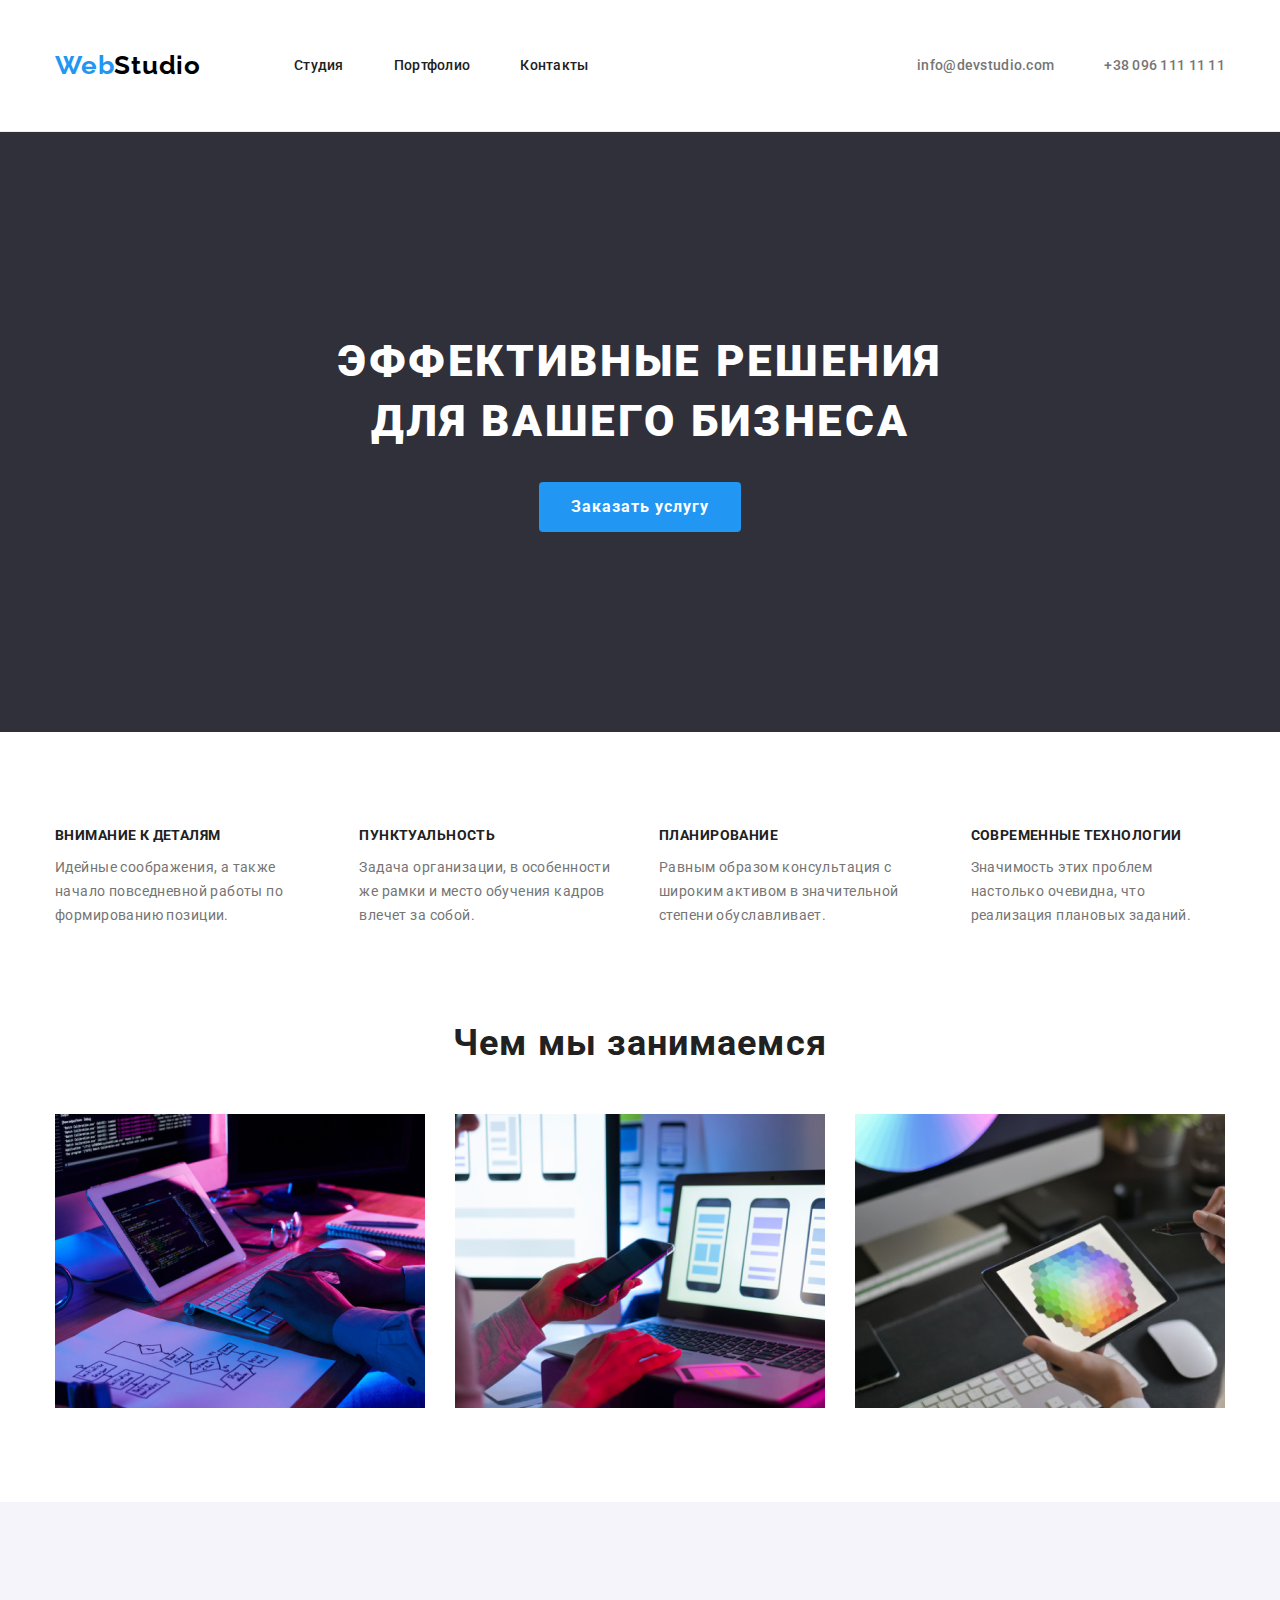
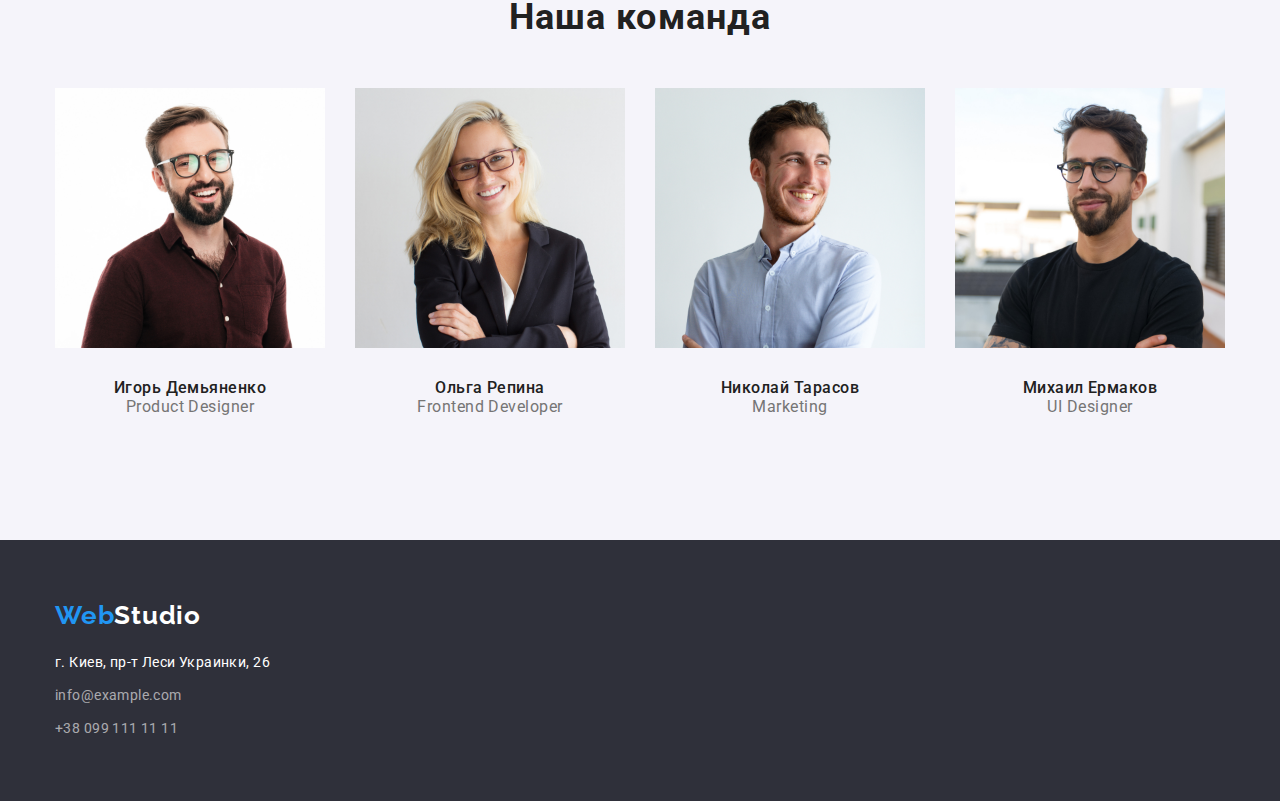
<file: index.html>
<!DOCTYPE html>
<html lang="ru">
<head>
    <meta charset="UTF-8">
    <meta http-equiv="X-UA-Compatible" content="IE=edge">
    <meta name="viewport" content="width=device-width, initial-scale=1.0">
    <title>Студия</title>
    <link rel="preconnect" href="https://fonts.googleapis.com">
    <link rel="preconnect" href="https://fonts.gstatic.com" crossorigin>
    <link rel="stylesheet" href="https://cdn.jsdelivr.net/npm/modern-normalize@1.1.0/modern-normalize.min.css">
    <link href="https://fonts.googleapis.com/css2?family=Raleway:wght@700&family=Roboto:wght@400;500;700;900&display=swap"
        rel="stylesheet" />

    <link rel="stylesheet" href="./css/style.css">
</head>
<body>
    <!---HEADER--->
    <header class="page-header">
        <div class="container header-container">
            <nav class="nav">
                <a class="logo link" href="">
                    Web<span class="logo-studio">Studio</span>
                </a>
                <ul class="menu list ">
                    <li class="menu-item"><a class="menu-link link current" href="./index.html">Студия</a></li>
                    <li class="menu-item"><a class="menu-link link" href="./portfolio.html">Портфолио</a></li>
                    <li class="menu-item"><a class="menu-link link" href="">Контакты</a></li>
            
                </ul>
            </nav>
            <ul class="list ul-list">
            
                <li class="menu-mailto"><a class="mailto link" href="mailto:info@devstudio.com">info@devstudio.com</a></li>
                <li class="menu-phon"><a class="phone link" href="tel:+380961111111">+38 096 111 11 11</a></li>
            </ul>

        </div>
        
        
    </header>
    <main>
        <!---hero---->
       
            <section class="hero">
                <div class="container ">
                    <h1 class="title-hero">Эффективные решения<br /> для вашего бизнеса</h1>
                    <button type="button" class="btn-hero">Заказать услугу</button>
                </div>
            </section>

       
        
        <!----benefits---->
        <section class="section">
            <div class="container">
                <h2 hidden class="visually-hidden">описание</h2>
                <ul class="list smooth">
                    <li class="Benefits-menu-item ">
                        <h3 class="Benefits-menu">Внимание к деталям</h3>
                        <p class="description-menu">Идейные соображения, а также начало повседневной работы по формированию позиции.</p>
                    </li>
                    <li class="Benefits-menu-item ">
                        <h3 class="Benefits-menu">Пунктуальность</h3>
                        <p class="description-menu">Задача организации, в особенности же рамки и место обучения кадров влечет за собой.
                        </p>
                    </li>
                    <li class="Benefits-menu-item">
                        <h3 class="Benefits-menu">Планирование</h3>
                        <p class="description-menu">Равным образом консультация с широким активом в значительной степени обуславливает.
                        </p>
                    </li>
                    <li class="Benefits-menu-item">
                        <h3 class="Benefits-menu">Современные технологии</h3>
                        <p class="description-menu">Значимость этих проблем настолько очевидна, что реализация плановых заданий.</p>
                    </li>
                </ul>

            </div>
            
        </section>
        <!---direction--->
        <section class="direction section">
            <div class="container">
                <h2 class="direction-title direction-menu-item">Чем мы занимаемся</h2>
                <ul class="list direction-menu direction-smooth">
                    <li class="direction-menu-smooth ">
                        <img class="menu-img" src="./img/gallery/img1.png" alt="IT-сервис" width="370" />
                    </li>
                    <li class="direction-menu-smooth ">
                        <img class="menu-img" src="./img/gallery/img2.png" alt="Мобильная версия">
                    </li>
                    <li class="direction-menu-smooth ">
                        <img class="menu-img" src="./img/gallery/img3.png" alt="планшет версия">
                    </li>
                </ul>

            </div>
           
        </section>
        <!---team--->
<section class="team section">
    <div class="container">
        <h2 class="team-title">Наша команда</h2>
        <ul class="team-menu list team-menu-smooth">
            <li class="team-menu-item">
                <img class="team-img" src="./img/employees/img1.jpg" alt="Наши специалисты" width="270" height="260">
                <div class="team-div">
                    <h3 class="team-name">Игорь Демьяненко</h3>
                    <p class="team-job-title">Product Designer</p>

                </div>
                
            </li>
            <li class="team-menu-item">
                <img class="team-img" src="./img/employees/img2.jpg" alt="Наши специалисты" width="270" height="260">
                <div class="team-div">
                    <h3 class="team-name">Ольга Репина</h3>
                    <p class="team-job-title">Frontend Developer</p>

                </div>
                
            </li>
            <li class="team-menu-item"><img class="team-img" src="./img/employees/img3.jpg" alt="Наши специалисты" width="270"
                    height="260">
                    <div class="team-div">
                        <h3 class="team-name">Николай Тарасов</h3>
                        <p class="team-job-title">Marketing</p>

                    </div>
                
            </li>
            <li class="team-menu-item"><img class="team-img" src="./img/employees/img4.jpg" alt="Наши специалисты" width="270"
                    height="260">
                    <div class="team-div">
                        <h3 class="team-name">Михаил Ермаков</h3>
                        <p class="team-job-title">UI Designer</p>

                    </div>
                
            </li>

        </ul>
    </div>
    
</section>
    </main>
    <!---footer-first--->
    <footer class="footer-menu">
        <div class="container">
            <a class="logo-style-footer link" href="">Web<span class="logo-studio-footer">Studio</span></a>
            <address class="sift">
                <ul class="list ">
                    <li class="footer-menu-markup"> <a class="footer-maps link" href="https://goo.gl/maps/FyTGyrduHnAwDV1Q6">г. Киев,
                            пр-т Леси Украинки, 26</a></li>
                    <li class="footer-menu-markup"> <a class="mailto-footer link" href="mailto:info@example.com">info@example.com</a>
                    </li>
                    <li class="footer-menu-markup"> <a class="phone-footer link" href="tel:+380991111111">+38 099 111 11 11</a></li>
                </ul>
            </address>
           
        </div>
        
            

        
        
    </footer>
</body>
</html>
</file>
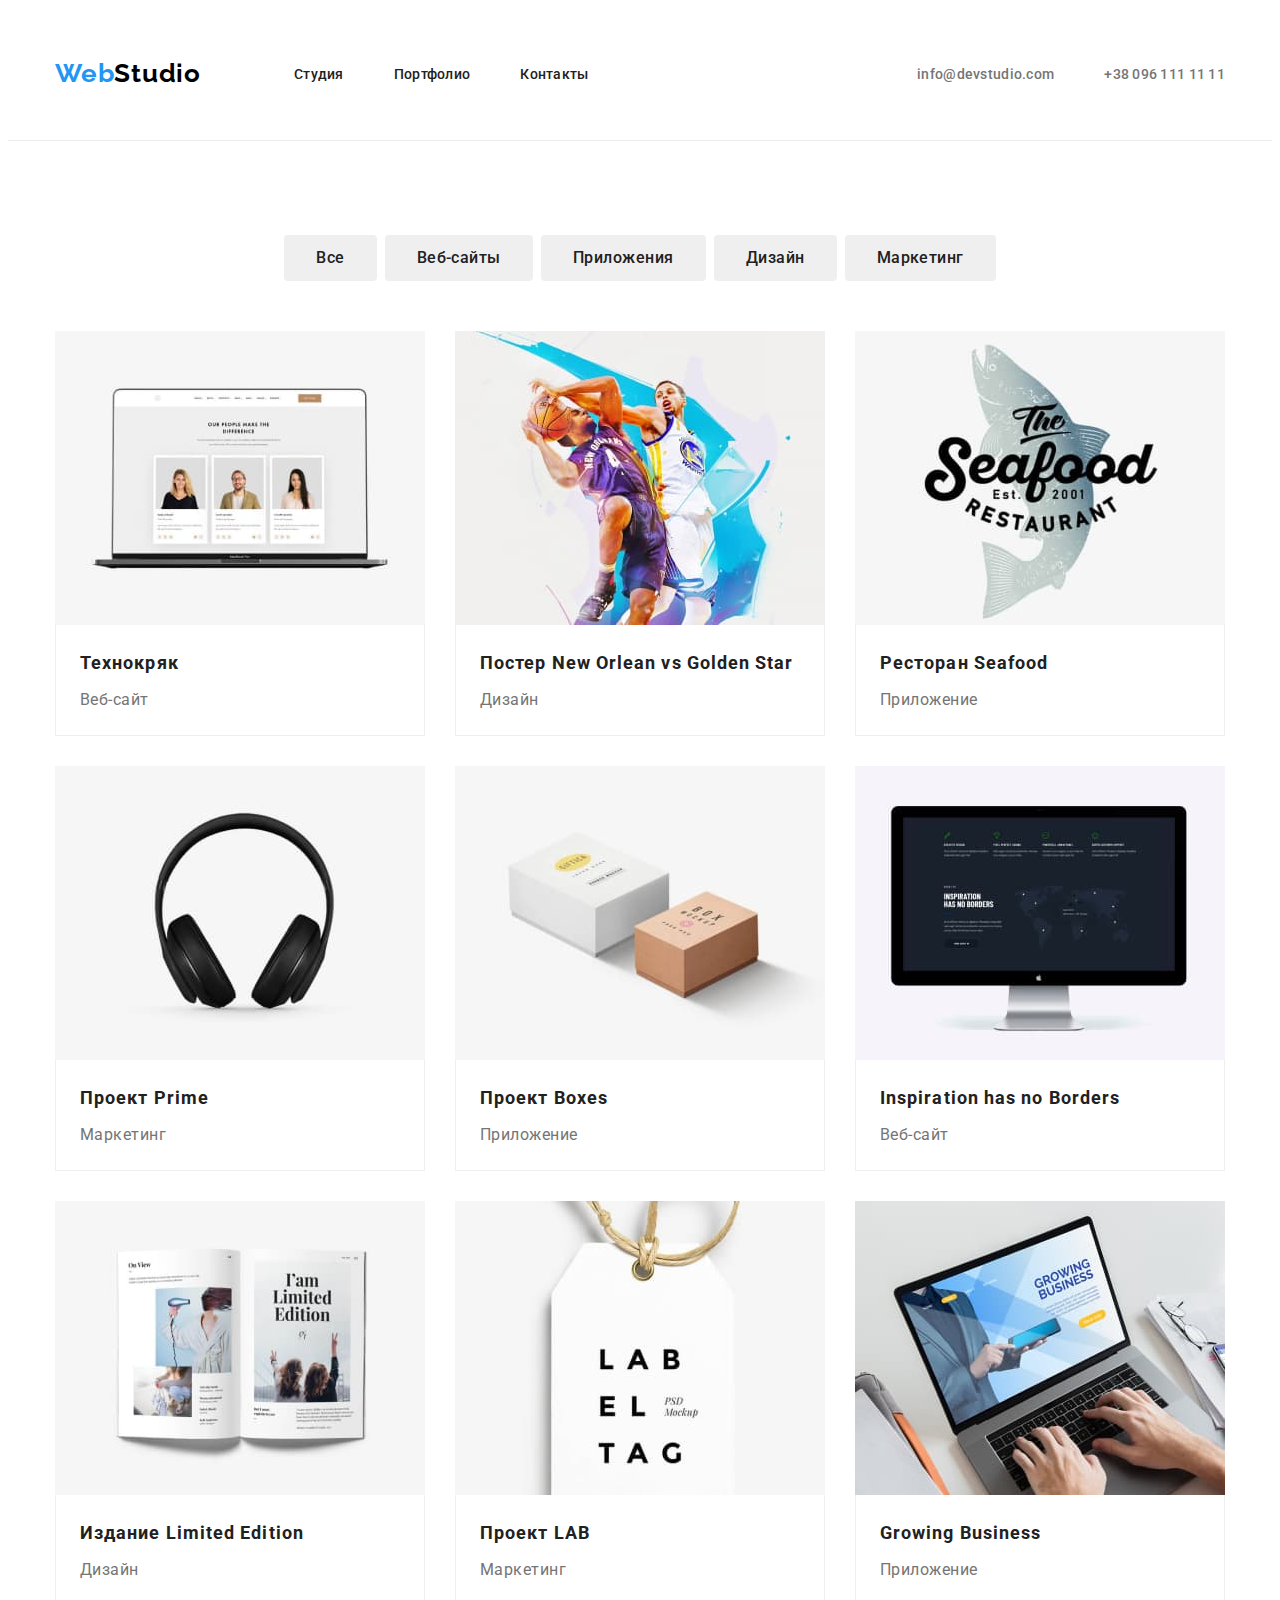
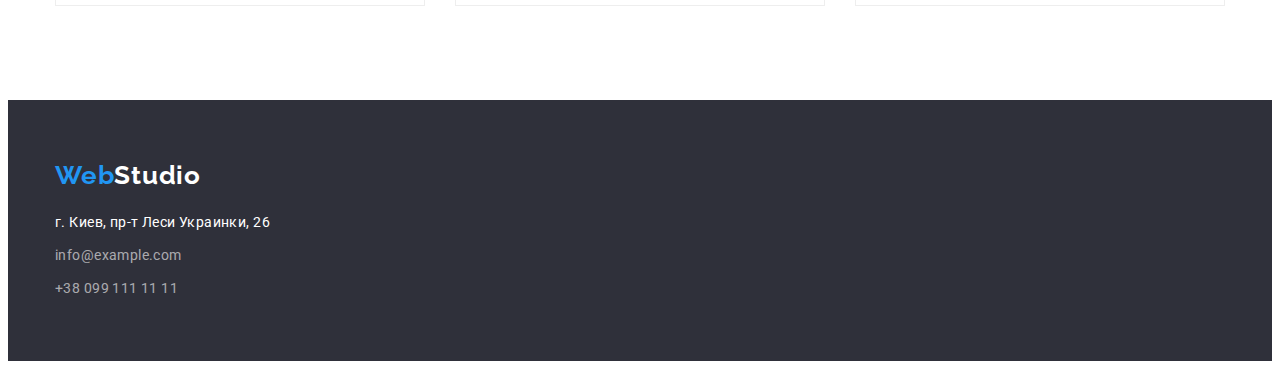
<file: portfolio.html>
<!DOCTYPE html>
<html lang="ru">

<head>
    <meta charset="UTF-8">
    <meta http-equiv="X-UA-Compatible" content="IE=edge">
    <meta name="viewport" content="width=device-width, initial-scale=1.0">
    <title>Портфолто</title>
    <link rel="preconnect" href="https://fonts.googleapis.com">
    <link rel="preconnect" href="https://fonts.gstatic.com" crossorigin>
    <link href="https://fonts.googleapis.com/css2?family=Raleway:wght@700&family=Roboto:wght@400;500;700;900&display=swap"
        rel="stylesheet"/>
        
    <link rel="stylesheet" href="./css/style.css">
</head>
<body>
    <!---HEADER-PORTFOLIO---> 
    <header class="page-header section">
        <div class="container header-container">
            <nav class="nav">
                <a class="logo link" href="">Web<span class="logo-studio">Studio</span></a>
                <ul class="menu list ">
                    <li class="menu-item">
                        <a class="menu-link link" href="./index.html">Студия</a>
                    </li>
                    <li class="menu-item">
                        <a class="menu-link link current" href="./portfolio.html">Портфолио</a>
                    </li>
                    <li class="menu-item">
                        <a class="menu-link link" href="">Контакты</a>
                    </li>
                </ul>
            </nav>
            <ul class="list ul-list">
                <li class="menu-mailto"><a class="mailto link" href="mailto:info@devstudio.com">info@devstudio.com</a></li>
                <li class="menu-phon"><a class="phone link" href="tel:+380961111111">+38 096 111 11 11</a></li>
            </ul>

        </div>
        
    </header>
    
 <main>
            <!---portfolio--->
           
        <section class="portfolio-menu section">
            <div class="container">
                <h1 hidden class="visually-hidden">Портфолио</h1>
                <!---filter--->
                
                <ul class=" filter-btn filter-btn-smooth list">
                    <li class="setting-btn"><button type="button" class="regulator-btn">Все</button></li>
                    <li class="setting-btn"><button type="button" class="regulator-btn">Веб-сайты</button></li>
                    <li class="setting-btn"><button type="button" class="regulator-btn">Приложения</button></li>
                    <li class="setting-btn"><button type="button" class="regulator-btn">Дизайн</button></li>
                    <li class="setting-btn"><button type="button" class="regulator-btn">Маркетинг</button></li>
                </ul>
                <!---photo--->
                <ul class="list foto-menu">
                    <li class="foto-menu-item">
                       
                        <img class="foto-img" src="./images/macbookpro.jpg" alt="Веб-сайт" width="370">
                        <div class="sentence-padding">
                            <h2 class="sentence">Технокряк</h2>
                            <p class="sentence-choice">Веб-сайт</p>
                        </div>
                    </li>
                    <li class="foto-menu-item">
                        <img class="foto-img" src="./images/basketball.jpg" alt="Дизайн" width="370">
                        <div class="sentence-padding">
                            <h2 class="sentence">Постер New Orlean vs Golden Star</h2>
                            <p class="sentence-choice">Дизайн</p>
                            
                        </div>
                        
                    </li>
                    <li class="foto-menu-item">
                        <img class="foto-img" src="./images/restaurant.jpg" alt="Приложение" width="370">
                        <div class="sentence-padding">
                            <h2 class="sentence">Ресторан Seafood</h2>
                            <p class="sentence-choice">Приложение</p>

                        </div>
                        
                    </li>
                    <li class="foto-menu-item">
                        <img class="foto-img" src="./images/marketing.jpg" alt="Маркетинг" width="370">
                        <div class="sentence-padding">
                            <h2 class="sentence">Проект Prime</h2>
                            <p class="sentence-choice">Маркетинг</p>
                        </div>
                        
                    </li>
                    <li class="foto-menu-item">
                        <img class="foto-img" src="./images/boxes.jpg" alt="Приложение" width="370">
                        <div class="sentence-padding">
                            <h2 class="sentence">Проект Boxes</h2>
                            <p class="sentence-choice">Приложение</p>
                        </div>
                    </li>
                    <li class="foto-menu-item">
                        <img class="foto-img" src="./images/borders.jpg" alt="Веб-сайт" width="370">
                        <div class="sentence-padding">
                            <h2 class="sentence">Inspiration has no Borders</h2>
                            <p class="sentence-choice">Веб-сайт</p>
                        </div>
                        
                    </li>
                    <li class="foto-menu-item">
                        <img class="foto-img" src="./images/limitededition.jpg" alt="Дизайн" width="370">
                        <div class="sentence-padding">
                            <h2 class="sentence">Издание Limited Edition</h2>
                            <p class="sentence-choice">Дизайн</p>

                        </div>
                        
                    </li>
                    <li class="foto-menu-item">
                        <img class="foto-img" src="./images/lab.jpg" alt="Маркетинг" width="370">
                        <div class="sentence-padding">
                            <h2 class="sentence">Проект LAB</h2>
                            <p class="sentence-choice">Маркетинг</p>

                        </div>
                        
                    </li>
                    <li class="foto-menu-item">
                        <img class="foto-img" src="./images/growingbusiness.jpg" alt="Приложение" width="370">
                        <div class="sentence-padding">
                            <h2 class="sentence">Growing Business</h2>
                            <p class="sentence-choice">Приложение</p>

                        </div>
                        
                    </li>
                </ul>

            </div>
            
        </section>
    </main>
    <!---basement-->
    <footer class="footer-menu">
        <div class="container">
            <a class="logo-style-footer link" href="">Web<span class="logo-studio-footer">Studio</span></a>
            <address class="sift">
                <ul class="list ">
                    <li class="footer-menu-markup"> <a class="footer-maps link" href="https://goo.gl/maps/FyTGyrduHnAwDV1Q6">г. Киев,
                            пр-т Леси Украинки, 26</a></li>
                    <li class="footer-menu-markup"> <a class="mailto-footer link" href="mailto:info@example.com">info@example.com</a>
                    </li>
                    <li class="footer-menu-markup"> <a class="phone-footer link" href="tel:+380991111111">+38 099 111 11 11</a></li>
                </ul>

            </address>
            

        </div>
        
    </footer>
            
        
    
    
</body>
</html>
</file>
<file: css/style.css>
:root {
     --accent-color: #2196F3;
     --secondari-color: #757575;
     --footer-color: rgba(255, 255, 255, 0.6);
     --primary-font-color: #212121;
     --button-text-color: #FFFFFF;
     --primary-font: 'Roboto', sans-serif;
     --secondari-font: 'Raleway', sans-serif;
}
h1,h2,h3,h4,p{
     margin-top: 0;
     margin-bottom: 0;
}
ul,ol{
     margin-top: 0;
     margin-bottom: 0;
     padding-left: 0;
}
img{
     display:block
}


.list {
     list-style: none;
}
.current{
    color: var(--accent-color);
}

.link {
     text-decoration: none;
}
button{
     cursor: pointer;
}

body {
     font-family: var(--primary-font);
}
.section{
     padding-top: 94px;
     padding-bottom: 94px;
}

.container{
     box-sizing: border-box;
     width: 1200px;
     margin-left: auto;
     margin-right: auto;
     padding-left: 15px;
     padding-right: 15px;
}
/*header*/
.page-header{
     border-bottom: 1px solid #ECECEC;

     padding-top: 24px;
     padding-bottom: 25px;
}
.header-container{
     display: flex;
     align-items: center;
}
.nav{
     display: flex;
     align-items: center;
}
.menu{
     padding-top: 32px;
     padding-bottom: 32px;
     display: flex;
     align-items: center;
}
.ul-list{
     display: flex;
     align-items: center;
     margin-left: auto;
     }
     .logo{
          margin-right: 93px;
     }
     .menu-item:not(:last-child){
          margin-right: 50px;
     }
     .mailto{
          margin-right: 50px;
     }


.logo {
     font-family: var(--secondari-font);
     font-style: normal;
     font-weight: 700;
     font-size: 26px;
     line-height: 1.19;
     letter-spacing: 0.03em;

     color: #2196F3;
}

.logo-studio {
     font-family: var(--secondari-font);
     font-style: normal;
     font-weight: 700;
     font-size: 26px;
     line-height: 1.19;
     letter-spacing: 0.03em;
     color: #000000
}

.menu-link {

     font-weight: 500;
     font-size: 14px;
     line-height: 1.14;
     letter-spacing: 0.02em;
     color: var(--primary-font-color);
}

.menu-link:hover,
 .menu-link:focus {
     color: var(--accent-color);
}

.mailto {
     margin-right: 50px;
     font-family: 'Roboto', sans-serif;
     font-weight: 500;
     font-size: 14px;
     line-height: 1.14;
     letter-spacing: 0.02em;
     color: var(--secondari-color);
}

.mailto:hover,
.mailto:focus {
     color: var(--accent-color);
}

.phone:hover,
.phone:focus {
     color: var(--accent-color);
}

.phone {
     font-weight: 500;
     font-size: 14px;
     line-height: 1.14;
     letter-spacing: 0.02em;
     color: var(--secondari-color);
}

/*HERO*/


.hero{
     text-align: center;
     background-color:#2F303A;
     padding-top: 200px;
     padding-bottom: 200px;
}


.title-hero {
     margin-bottom: 30px;
     width: 696px;
     margin-left: auto;
     margin-right: auto;
     font-weight: 900;
     font-size: 44px;
     line-height: 1.36;
     text-align: center;
     letter-spacing: 0.06em;
     text-transform: uppercase;
     color: #FFFFFF;
}


.btn-hero {
     margin: auto;
     padding: 10px 32px;
     font-family: 'Roboto', sans-serif;
     font-weight: 700;
     font-size: 16px;
     line-height: 1.88;
     border:transparent ;
     border-radius: 4px;
     align-items: center;
     text-align: center;
     letter-spacing: 0.06em;
     background-color: var(--accent-color);
     color: var(--button-text-color);
 
}
/*benefits*/
.visually-hidden {
     position: absolute;
     white-space: nowrap;
     width: 1px;
     height: 1px;
     overflow: hidden;
     border: 0;
     padding: 0;
     clip: rect(0 0 0 0);
     clip-path: inset(50%);
     margin: -1px;
}
.smooth{
     display: flex;
    
}
.Benefits-menu-item:not(:last-child){
     margin-right: 30px;
     
    }
    

.Benefits-menu {
     margin-bottom: 10px;
     font-weight: 700;
     font-size: 14px;
     line-height: 1.4;
     letter-spacing: 0.03em;
     text-transform: uppercase;
     color: var(--primary-font-color);
}

.description-menu {
     font-size: 14px;
     line-height: 1.71;
     letter-spacing: 0.03em;
     color: var(--secondari-color);
     
}


/*direction*/
.direction-title {
    
     font-weight: 700;
     font-size: 36px;
     line-height: 1.17;
     text-align: center;
     letter-spacing: 0.03em;

     color: var(--primary-font-color);
}
.direction-menu-item{
     padding-top: 0;
     margin-left: auto;
     margin-right: auto;
     margin-bottom: 50px;
}
.direction-menu-smooth:not(:last-child){
     margin-right: 30px;
}
.direction-smooth{
     display: flex;
}
.direction{
     padding-top: 0%;
}

/*TEAM*/
.team{
          
     
          background: #F5F4FA;
}
.team-img{
     height: auto;
     max-width: 100%;
    
}
.team-menu-smooth {
     display: flex;
}
.team-menu-item:not(:last-child){
     margin-right: 30px;
}
.team-title {
     margin-left: auto;
     margin-right: auto;
     margin-bottom: 50px;
     font-weight: 700;
     font-size: 36px;
     line-height: 1.17;
     text-align: center;
     letter-spacing: 0.03em;

     color: var(--primary-font-color);
}
.team-div{
padding-top: 30px;
padding-bottom: 30px;
}


.team-name {
  
     font-weight: 500;
     font-size: 16px;
     line-height: 1.19;
     text-align: center;
     letter-spacing: 0.03em;
     color: var(--primary-font-color);
}

.team-job-title {

     font-size: 16px;
     line-height: 1.19;
     text-align: center;
     letter-spacing: 0.03em;
     color: var(--secondari-color);
}

/*footer-first*/

.logo-style-footer{
   
     font-family: var(--secondari-font);
     font-style: normal;
     font-weight: 700;
     font-size: 26px;
     line-height: 1.19;
     letter-spacing: 0.03em;
     color: #2196F3;
     }
     

.logo-studio-footer {
     font-family: 'Raleway', sans-serif;
     font-weight: 700;
     font-size: 26px;
     line-height: 1.19;
     letter-spacing: 0.03em;
     color: #FFFFFF;

}

.footer-menu {
     background-color: #2f303a;
          padding-top: 60px;
          padding-bottom: 60px;
}
.footer-menu-markup:not(:last-child) {
     margin-bottom: 9px;
}

.sift{
     font-style: normal;
     font-family: 'Roboto', sans-serif;
     margin-top: 20px;
}
.footer-maps {
     font-size: 14px;
     line-height: 1.71;
     letter-spacing: 0.03em;
     color: #FFFFFF;
}

.mailto-footer {
     font-size: 14px;
     line-height: 1.71;
     letter-spacing: 0.03em;
     color: var(--footer-color);
}

.phone-footer {
     font-family: 'Roboto', sans-serif;
     font-weight: 400;
     font-size: 14px;
     line-height: 1.71;
     letter-spacing: 0.03em;
     color: var(--footer-color);
}

.footer-maps:hover,
.footer-maps:focus {
     color: var(--accent-color);
}

.mailto-footer:hover,
.mailto-footer:focus {
     color: var(--accent-color);
}

.phone-footer:hover,
.phone-footer:focus {
     color: var(--accent-color);
}

/*portfolio*/
.filter-btn{

     display: flex;
     justify-content: center;

     
}
.setting-btn:not(:last-child){
     margin-right: 8px;
}
.filter-btn-smooth{
    
     margin-bottom: 50px;

}
.regulator-btn {
     border: transparent;
     border-radius: 4px;
     margin: auto;
     padding: 10px 32px;
     font-family: 'Roboto', sans-serif;
     font-style: normal;
     font-weight: 500;
     font-size: 16px;
     line-height: 1.63;
     text-align: center;
     letter-spacing: 0.03em;
     color: var(--primary-font-color);
}

.regulator-btn:hover,
.regulator-btn:focus {
     background-color: var(--accent-color);
     color: var(--button-text-color);
     
}

/*photo*/
.sentence {
     
     margin-bottom: 4px;
     font-weight: 700;
     font-size: 18px;
     line-height: 2;
     letter-spacing: 0.06em;
     color: var(--primary-font-color);
     
}
.sentence-padding {
     padding: 20px 24px;
     border-left: 1px solid #EEEEEE; 
     border-right:1px solid #EEEEEE ;
     border-bottom: 1px solid #EEEEEE;
}

.sentence-choice {
    
     font-size: 16px;
     line-height: 1.88;
     letter-spacing: 0.03em;
     color: var(--secondari-color);
}
.foto-menu{
     margin: -15px;
     display: flex;
     flex-wrap: wrap;
}
.foto-menu-item{
     margin: 15px;
     background: #FFFFFF;
    

}
</file>
